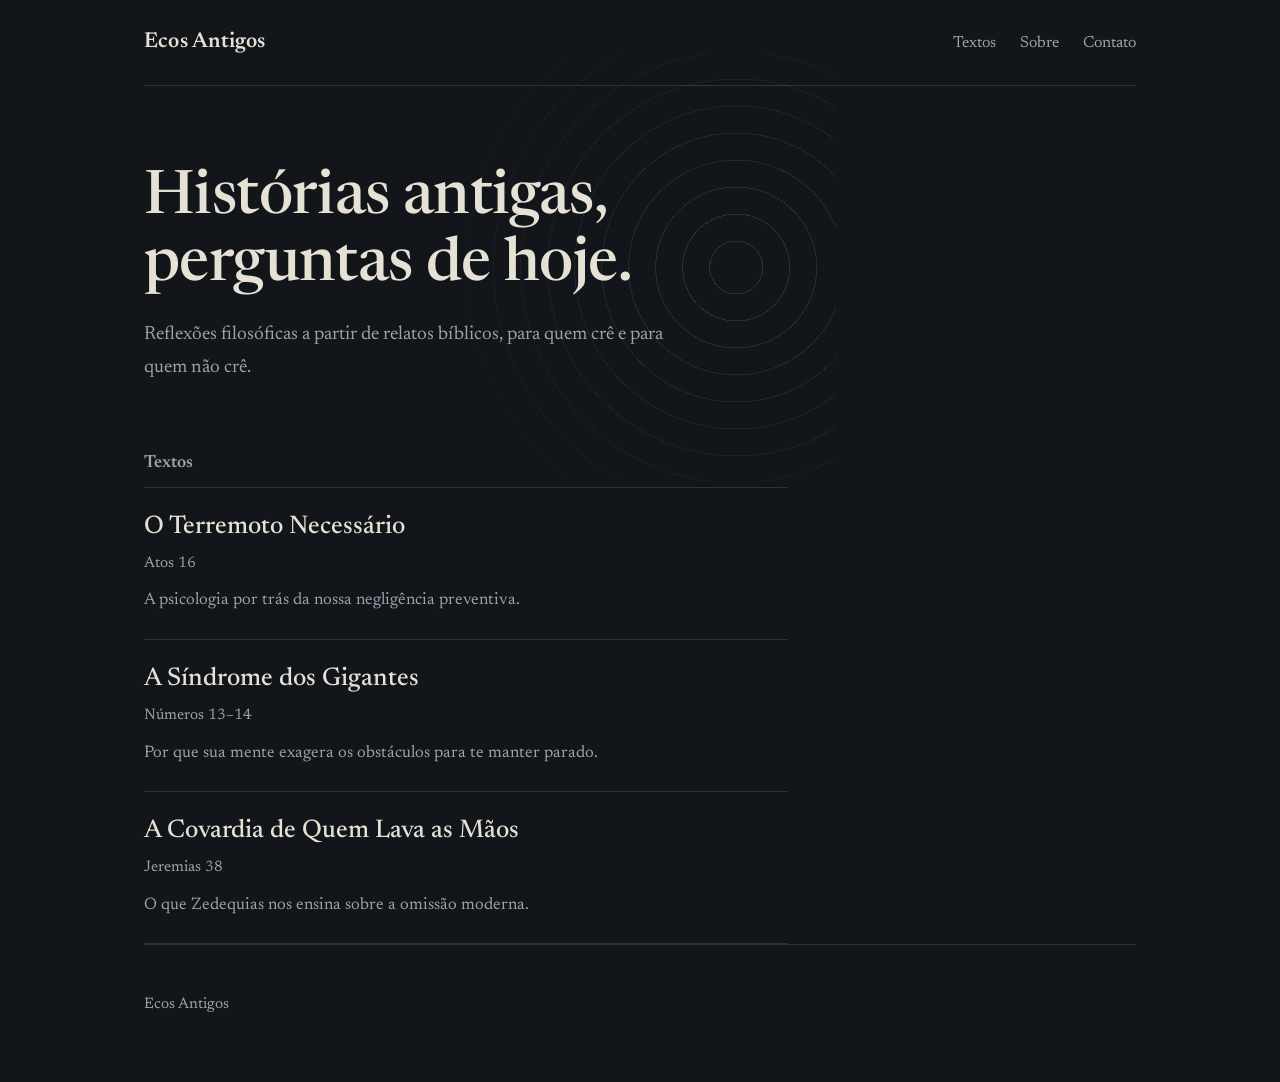
<file: index.html>
<!DOCTYPE html>
<html lang="pt-BR">
<head>
  <meta charset="utf-8">
  <meta name="viewport" content="width=device-width, initial-scale=1">
  <title>Ecos Antigos</title>
  <meta name="description" content="Reflexões filosóficas a partir de relatos bíblicos, para quem crê e para quem não crê.">
  <meta name="color-scheme" content="dark">
  <script id="aclib" type="text/javascript" src="//acscdn.com/script/aclib.js"></script>
  <link rel="preconnect" href="https://fonts.googleapis.com">
  <link rel="preconnect" href="https://fonts.gstatic.com" crossorigin>
  <link href="https://fonts.googleapis.com/css2?family=Newsreader:ital,opsz,wght@0,6..72,400;0,6..72,500;0,6..72,600;1,6..72,400&display=swap" rel="stylesheet">
  <link rel="stylesheet" href="style.css">
</head>
<body>
  <header class="cabecalho">
    <a class="marca" href="index.html">Ecos Antigos</a>
    <nav>
      <a href="index.html#textos">Textos</a>
      <a href="sobre.html">Sobre</a>
      <a href="contato.html">Contato</a>
    </nav>
  </header>

  <main class="principal">
    <section class="abertura">
      <h1>Histórias antigas, perguntas de hoje.</h1>
      <p>Reflexões filosóficas a partir de relatos bíblicos, para quem crê e para quem não crê.</p>
    </section>

    <section id="textos">
      <h2>Textos</h2>
      <ul class="lista">
        <!-- Para cada texto novo, copie um bloco <li> abaixo e troque título, referência, resumo e o nome do arquivo. Os mais novos ficam no topo. -->
        <li>
          <a class="titulo" href="terremoto.html">O Terremoto Necessário</a>
          <span class="referencia">Atos 16</span>
          <p>A psicologia por trás da nossa negligência preventiva.</p>
        </li>
        <li>
          <a class="titulo" href="gigantes.html">A Síndrome dos Gigantes</a>
          <span class="referencia">Números 13–14</span>
          <p>Por que sua mente exagera os obstáculos para te manter parado.</p>
        </li>
        <li>
          <a class="titulo" href="zedequias.html">A Covardia de Quem Lava as Mãos</a>
          <span class="referencia">Jeremias 38</span>
          <p>O que Zedequias nos ensina sobre a omissão moderna.</p>
        </li>
      </ul>
    </section>
    <aside class="lateral"><div><script type="text/javascript">aclib.runBanner({zoneId: '12369958'});</script></div></aside>
  </main>

  <footer class="rodape">
    <p>Ecos Antigos</p>
  </footer>
</body>
</html>
</file>
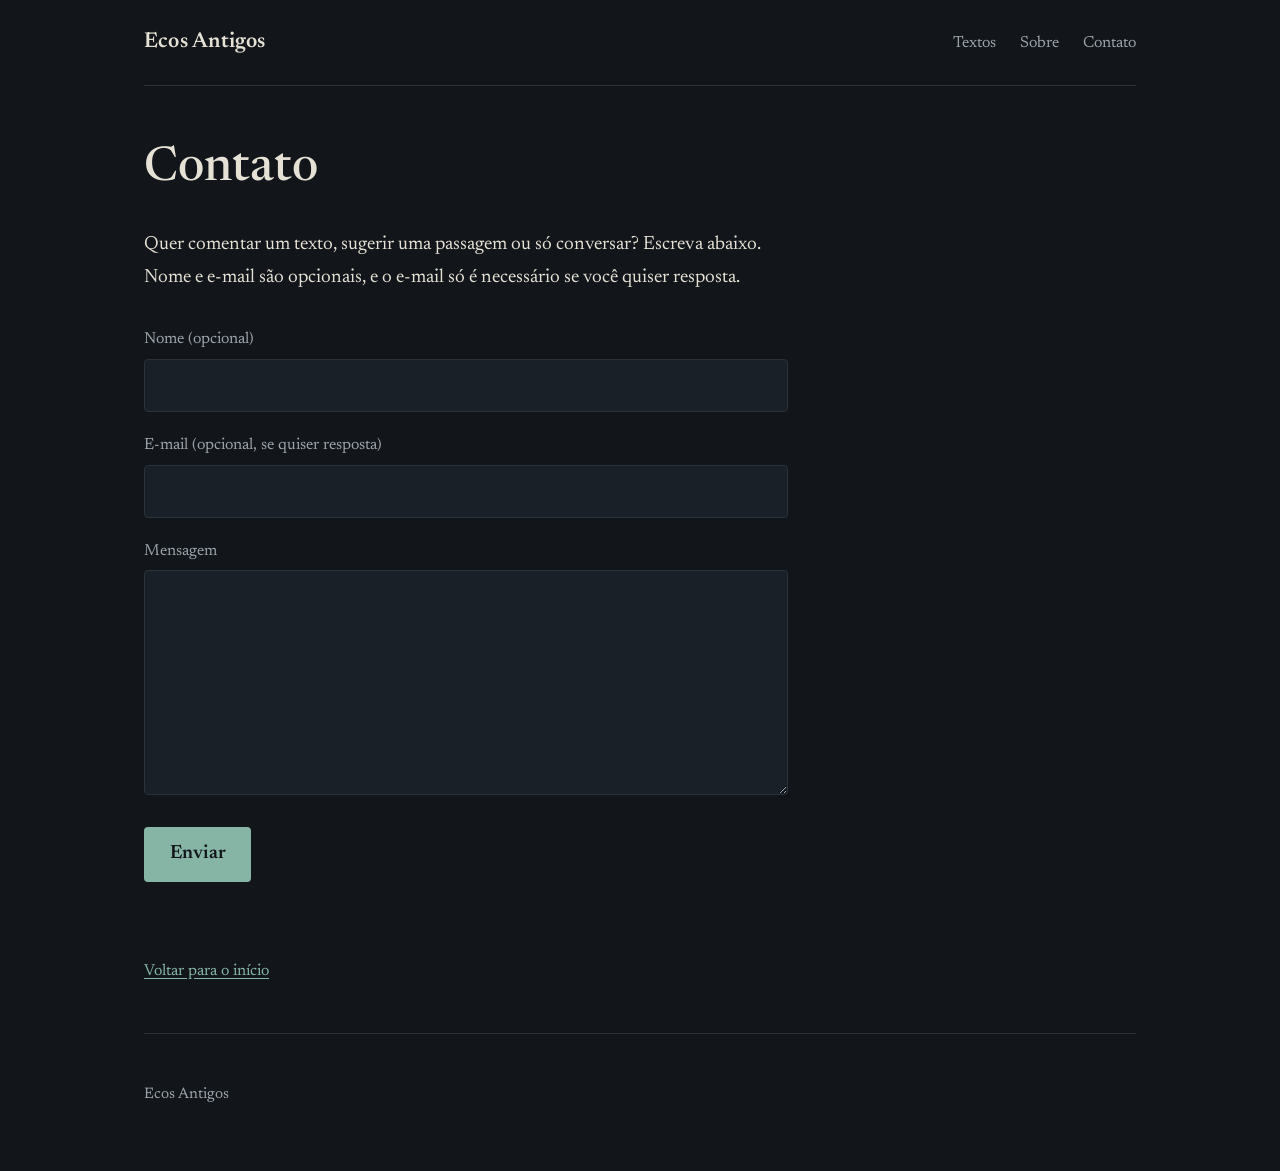
<file: contato.html>
<!DOCTYPE html>
<html lang="pt-BR">
<head>
  <meta charset="utf-8">
  <meta name="viewport" content="width=device-width, initial-scale=1">
  <title>Contato · Ecos Antigos</title>
  <meta name="description" content="Fale com o Ecos Antigos.">
  <meta name="color-scheme" content="dark">
  <script id="aclib" type="text/javascript" src="//acscdn.com/script/aclib.js"></script>
  <link rel="preconnect" href="https://fonts.googleapis.com">
  <link rel="preconnect" href="https://fonts.gstatic.com" crossorigin>
  <link href="https://fonts.googleapis.com/css2?family=Newsreader:ital,opsz,wght@0,6..72,400;0,6..72,500;0,6..72,600;1,6..72,400&display=swap" rel="stylesheet">
  <link rel="stylesheet" href="style.css">
</head>
<body>
  <header class="cabecalho">
    <a class="marca" href="index.html">Ecos Antigos</a>
    <nav>
      <a href="index.html#textos">Textos</a>
      <a href="sobre.html">Sobre</a>
      <a href="contato.html">Contato</a>
    </nav>
  </header>

  <main class="principal">
    <article class="texto">
      <h1>Contato</h1>

      <p>Quer comentar um texto, sugerir uma passagem ou só conversar? Escreva abaixo. Nome e e-mail são opcionais, e o e-mail só é necessário se você quiser resposta.</p>

      <form class="formulario" name="contato" method="POST" data-netlify="true" data-netlify-honeypot="campo-robo">
        <input type="hidden" name="form-name" value="contato">
        <p class="oculto"><label>Não preencha este campo: <input name="campo-robo"></label></p>
        <p>
          <label for="nome">Nome (opcional)</label>
          <input type="text" id="nome" name="nome" autocomplete="off">
        </p>
        <p>
          <label for="email">E-mail (opcional, se quiser resposta)</label>
          <input type="email" id="email" name="email" autocomplete="off">
        </p>
        <p>
          <label for="mensagem">Mensagem</label>
          <textarea id="mensagem" name="mensagem" rows="7" required></textarea>
        </p>
        <p><button type="submit">Enviar</button></p>
      </form>
    </article>

    <a class="voltar" href="index.html">Voltar para o início</a>
    <aside class="lateral"><div><script type="text/javascript">aclib.runBanner({zoneId: '12369958'});</script></div></aside>
  </main>

  <footer class="rodape">
    <p>Ecos Antigos</p>
  </footer>
</body>
</html>
</file>
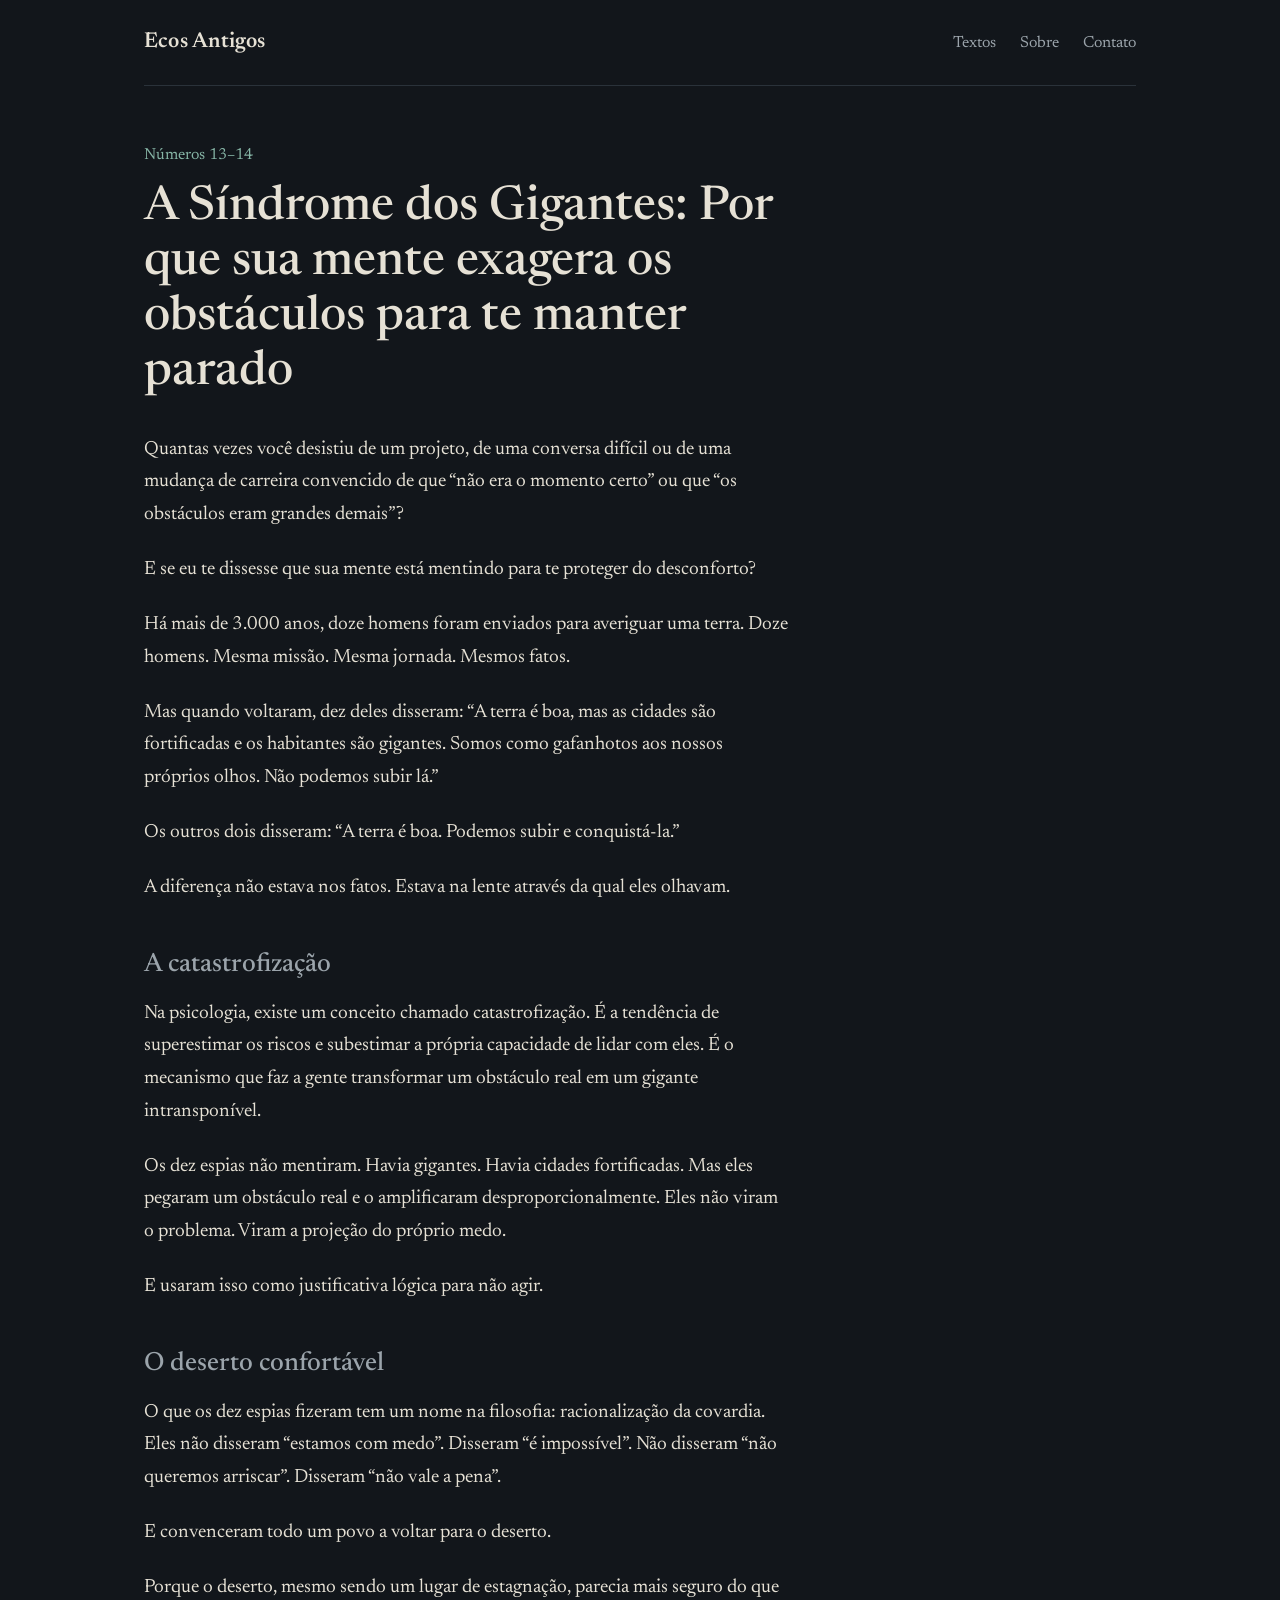
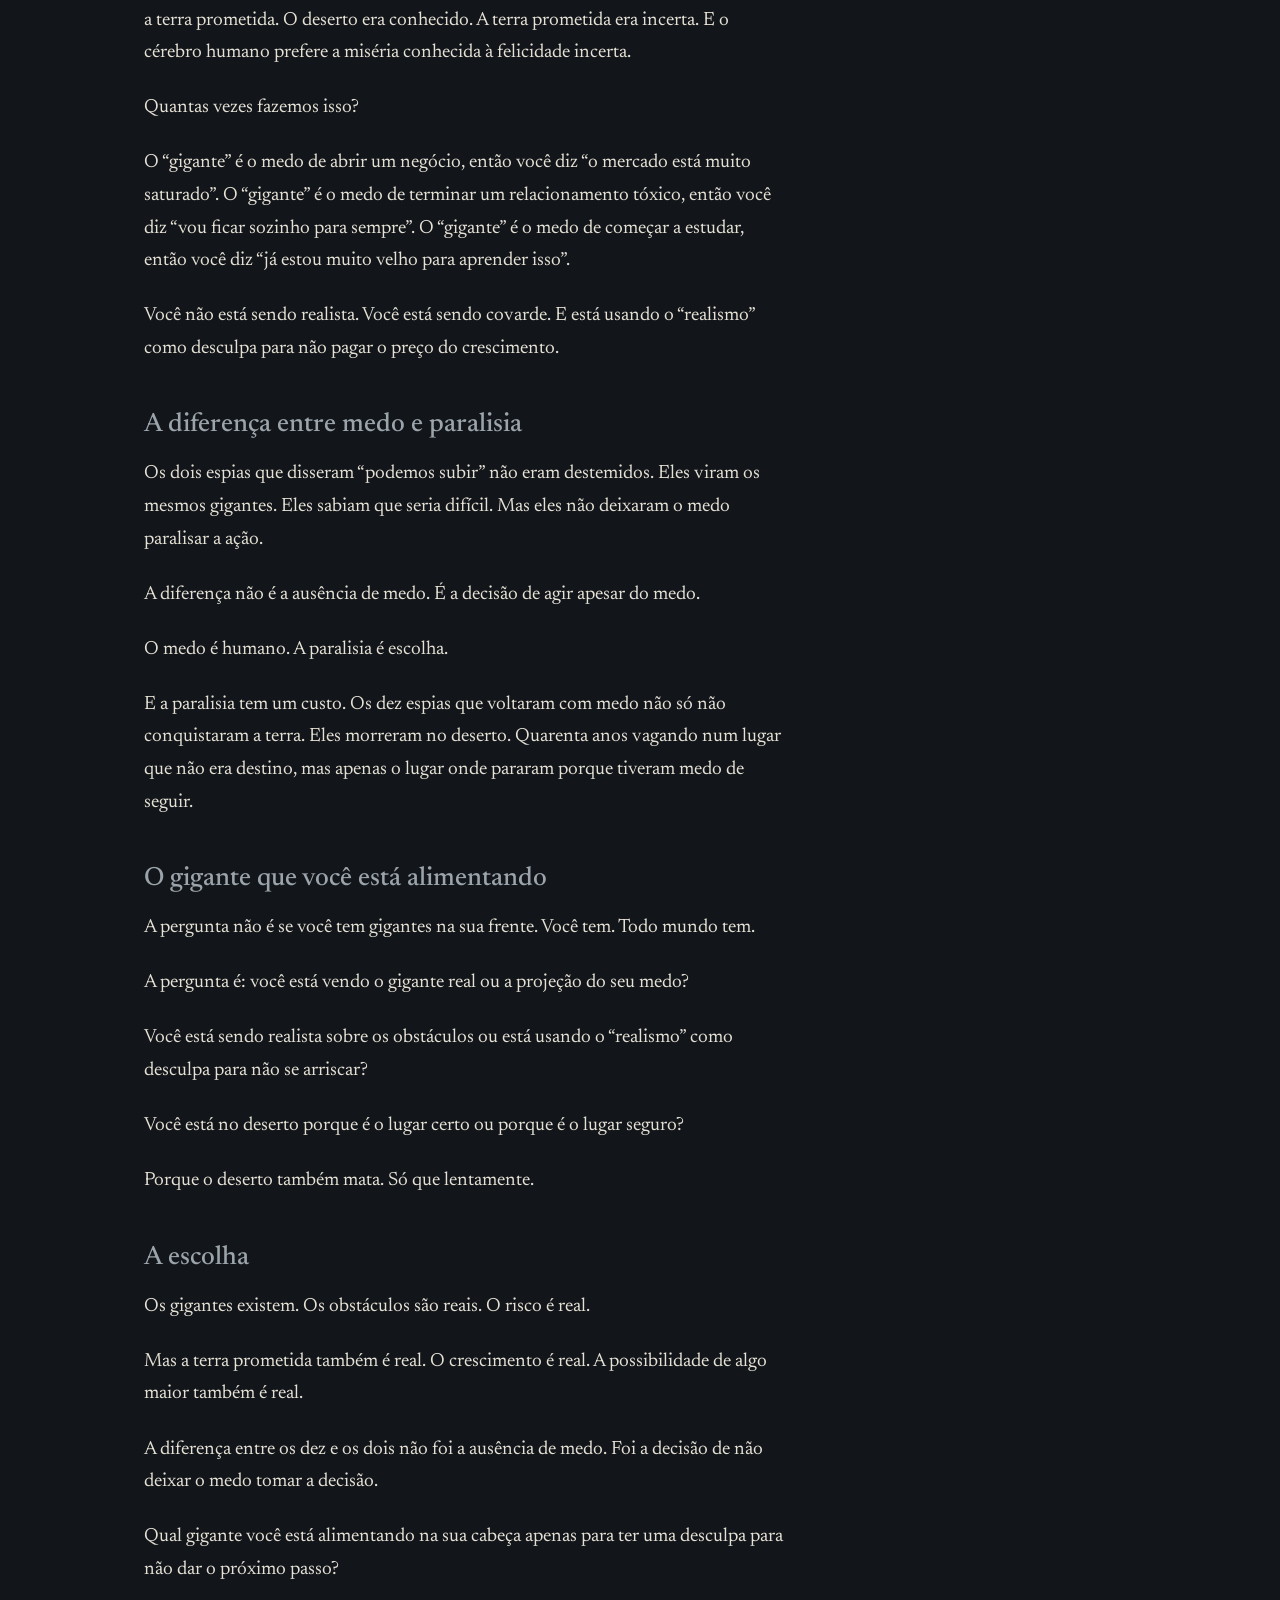
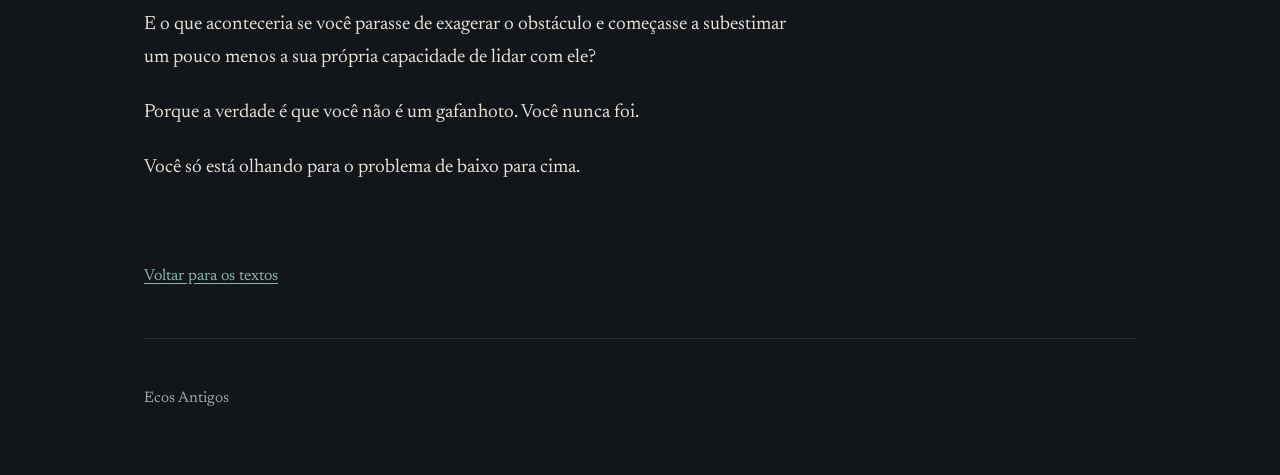
<file: gigantes.html>
<!DOCTYPE html>
<html lang="pt-BR">
<head>
  <meta charset="utf-8">
  <meta name="viewport" content="width=device-width, initial-scale=1">
  <title>A Síndrome dos Gigantes · Ecos Antigos</title>
  <meta name="description" content="Por que sua mente exagera os obstáculos para te manter parado.">
  <meta name="color-scheme" content="dark">
  <script id="aclib" type="text/javascript" src="//acscdn.com/script/aclib.js"></script>
  <link rel="preconnect" href="https://fonts.googleapis.com">
  <link rel="preconnect" href="https://fonts.gstatic.com" crossorigin>
  <link href="https://fonts.googleapis.com/css2?family=Newsreader:ital,opsz,wght@0,6..72,400;0,6..72,500;0,6..72,600;1,6..72,400&display=swap" rel="stylesheet">
  <link rel="stylesheet" href="style.css">
</head>
<body>
  <header class="cabecalho">
    <a class="marca" href="index.html">Ecos Antigos</a>
    <nav>
      <a href="index.html#textos">Textos</a>
      <a href="sobre.html">Sobre</a>
      <a href="contato.html">Contato</a>
    </nav>
  </header>

  <main class="principal">
    <article class="texto">
      <p class="referencia">Números 13–14</p>
      <h1>A Síndrome dos Gigantes: Por que sua mente exagera os obstáculos para te manter parado</h1>

      <p>Quantas vezes você desistiu de um projeto, de uma conversa difícil ou de uma mudança de carreira convencido de que “não era o momento certo” ou que “os obstáculos eram grandes demais”?</p>
      <p>E se eu te dissesse que sua mente está mentindo para te proteger do desconforto?</p>
      <p>Há mais de 3.000 anos, doze homens foram enviados para averiguar uma terra. Doze homens. Mesma missão. Mesma jornada. Mesmos fatos.</p>
      <p>Mas quando voltaram, dez deles disseram: “A terra é boa, mas as cidades são fortificadas e os habitantes são gigantes. Somos como gafanhotos aos nossos próprios olhos. Não podemos subir lá.”</p>
      <p>Os outros dois disseram: “A terra é boa. Podemos subir e conquistá-la.”</p>
      <p>A diferença não estava nos fatos. Estava na lente através da qual eles olhavam.</p>
      <h2>A catastrofização</h2>
      <p>Na psicologia, existe um conceito chamado catastrofização. É a tendência de superestimar os riscos e subestimar a própria capacidade de lidar com eles. É o mecanismo que faz a gente transformar um obstáculo real em um gigante intransponível.</p>
      <p>Os dez espias não mentiram. Havia gigantes. Havia cidades fortificadas. Mas eles pegaram um obstáculo real e o amplificaram desproporcionalmente. Eles não viram o problema. Viram a projeção do próprio medo.</p>
      <p>E usaram isso como justificativa lógica para não agir.</p>
      <h2>O deserto confortável</h2>
      <p>O que os dez espias fizeram tem um nome na filosofia: racionalização da covardia. Eles não disseram “estamos com medo”. Disseram “é impossível”. Não disseram “não queremos arriscar”. Disseram “não vale a pena”.</p>
      <p>E convenceram todo um povo a voltar para o deserto.</p>
      <p>Porque o deserto, mesmo sendo um lugar de estagnação, parecia mais seguro do que a terra prometida. O deserto era conhecido. A terra prometida era incerta. E o cérebro humano prefere a miséria conhecida à felicidade incerta.</p>
      <p>Quantas vezes fazemos isso?</p>
      <p>O “gigante” é o medo de abrir um negócio, então você diz “o mercado está muito saturado”. O “gigante” é o medo de terminar um relacionamento tóxico, então você diz “vou ficar sozinho para sempre”. O “gigante” é o medo de começar a estudar, então você diz “já estou muito velho para aprender isso”.</p>
      <p>Você não está sendo realista. Você está sendo covarde. E está usando o “realismo” como desculpa para não pagar o preço do crescimento.</p>
      <h2>A diferença entre medo e paralisia</h2>
      <p>Os dois espias que disseram “podemos subir” não eram destemidos. Eles viram os mesmos gigantes. Eles sabiam que seria difícil. Mas eles não deixaram o medo paralisar a ação.</p>
      <p>A diferença não é a ausência de medo. É a decisão de agir apesar do medo.</p>
      <p>O medo é humano. A paralisia é escolha.</p>
      <p>E a paralisia tem um custo. Os dez espias que voltaram com medo não só não conquistaram a terra. Eles morreram no deserto. Quarenta anos vagando num lugar que não era destino, mas apenas o lugar onde pararam porque tiveram medo de seguir.</p>
      <h2>O gigante que você está alimentando</h2>
      <p>A pergunta não é se você tem gigantes na sua frente. Você tem. Todo mundo tem.</p>
      <p>A pergunta é: você está vendo o gigante real ou a projeção do seu medo?</p>
      <p>Você está sendo realista sobre os obstáculos ou está usando o “realismo” como desculpa para não se arriscar?</p>
      <p>Você está no deserto porque é o lugar certo ou porque é o lugar seguro?</p>
      <p>Porque o deserto também mata. Só que lentamente.</p>
      <h2>A escolha</h2>
      <p>Os gigantes existem. Os obstáculos são reais. O risco é real.</p>
      <p>Mas a terra prometida também é real. O crescimento é real. A possibilidade de algo maior também é real.</p>
      <p>A diferença entre os dez e os dois não foi a ausência de medo. Foi a decisão de não deixar o medo tomar a decisão.</p>
      <p>Qual gigante você está alimentando na sua cabeça apenas para ter uma desculpa para não dar o próximo passo?</p>
      <p>E o que aconteceria se você parasse de exagerar o obstáculo e começasse a subestimar um pouco menos a sua própria capacidade de lidar com ele?</p>
      <p>Porque a verdade é que você não é um gafanhoto. Você nunca foi.</p>
      <p>Você só está olhando para o problema de baixo para cima.</p>
    </article>

    <a class="voltar" href="index.html#textos">Voltar para os textos</a>
    <aside class="lateral"><div><script type="text/javascript">aclib.runBanner({zoneId: '12369958'});</script></div></aside>
  </main>

  <footer class="rodape">
    <p>Ecos Antigos</p>
  </footer>
</body>
</html>
</file>
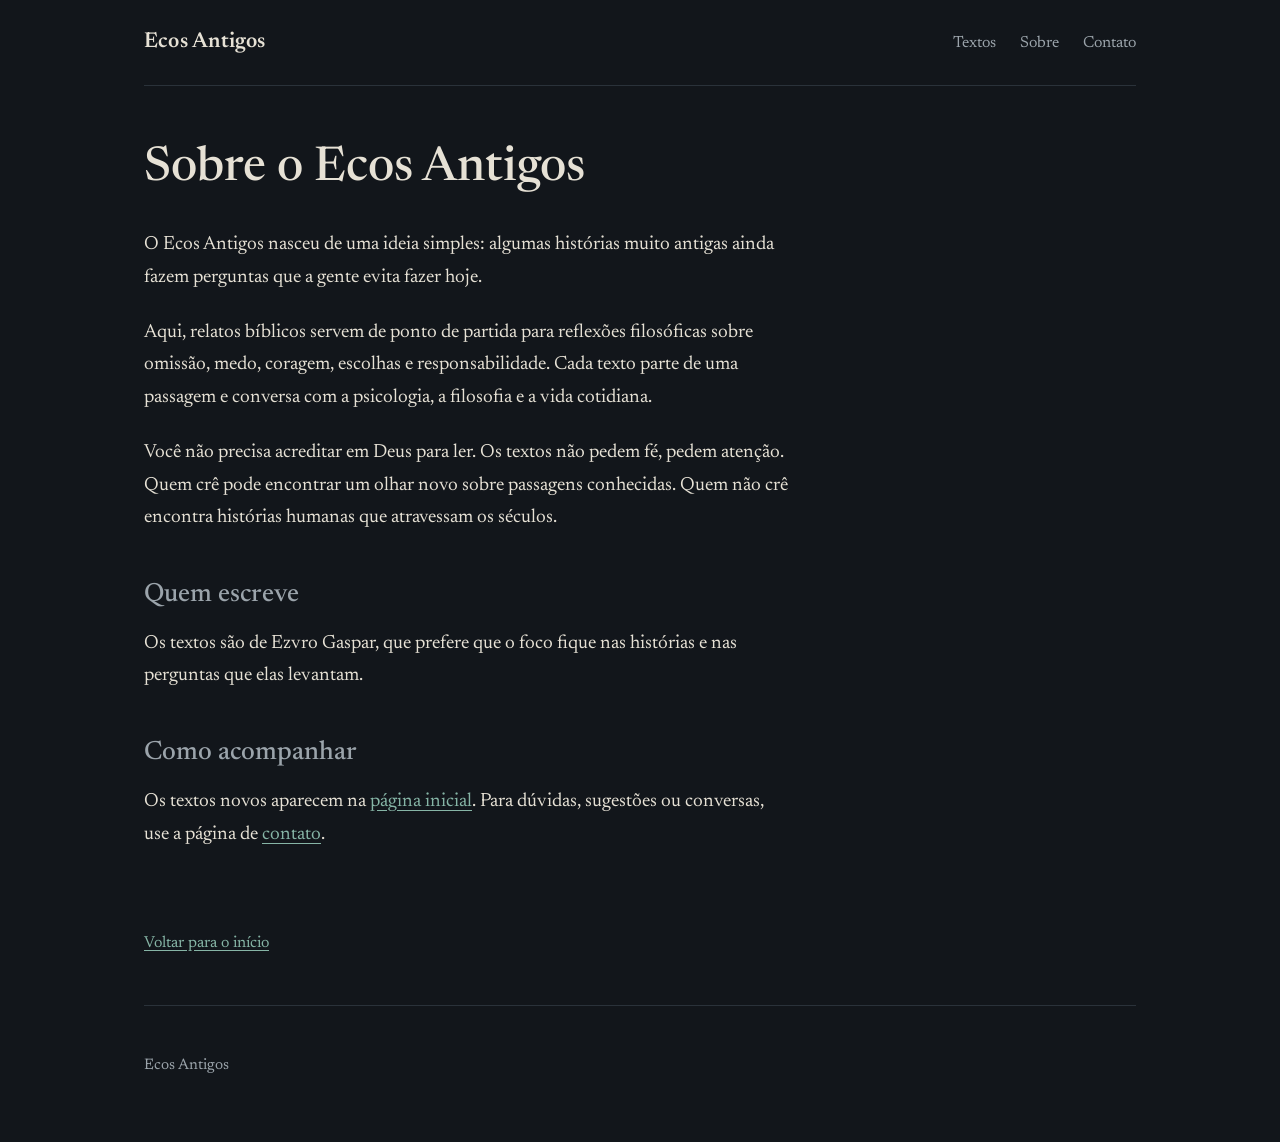
<file: sobre.html>
<!DOCTYPE html>
<html lang="pt-BR">
<head>
  <meta charset="utf-8">
  <meta name="viewport" content="width=device-width, initial-scale=1">
  <title>Sobre · Ecos Antigos</title>
  <meta name="description" content="O que é o Ecos Antigos e quem escreve.">
  <meta name="color-scheme" content="dark">
  <script id="aclib" type="text/javascript" src="//acscdn.com/script/aclib.js"></script>
  <link rel="preconnect" href="https://fonts.googleapis.com">
  <link rel="preconnect" href="https://fonts.gstatic.com" crossorigin>
  <link href="https://fonts.googleapis.com/css2?family=Newsreader:ital,opsz,wght@0,6..72,400;0,6..72,500;0,6..72,600;1,6..72,400&display=swap" rel="stylesheet">
  <link rel="stylesheet" href="style.css">
</head>
<body>
  <header class="cabecalho">
    <a class="marca" href="index.html">Ecos Antigos</a>
    <nav>
      <a href="index.html#textos">Textos</a>
      <a href="sobre.html">Sobre</a>
      <a href="contato.html">Contato</a>
    </nav>
  </header>

  <main class="principal">
    <article class="texto">
      <h1>Sobre o Ecos Antigos</h1>

      <p>O Ecos Antigos nasceu de uma ideia simples: algumas histórias muito antigas ainda fazem perguntas que a gente evita fazer hoje.</p>
      <p>Aqui, relatos bíblicos servem de ponto de partida para reflexões filosóficas sobre omissão, medo, coragem, escolhas e responsabilidade. Cada texto parte de uma passagem e conversa com a psicologia, a filosofia e a vida cotidiana.</p>
      <p>Você não precisa acreditar em Deus para ler. Os textos não pedem fé, pedem atenção. Quem crê pode encontrar um olhar novo sobre passagens conhecidas. Quem não crê encontra histórias humanas que atravessam os séculos.</p>

      <h2>Quem escreve</h2>
      <p>Os textos são de Ezvro Gaspar, que prefere que o foco fique nas histórias e nas perguntas que elas levantam.</p>

      <h2>Como acompanhar</h2>
      <p>Os textos novos aparecem na <a href="index.html#textos">página inicial</a>. Para dúvidas, sugestões ou conversas, use a página de <a href="contato.html">contato</a>.</p>
    </article>

    <a class="voltar" href="index.html">Voltar para o início</a>
    <aside class="lateral"><div><script type="text/javascript">aclib.runBanner({zoneId: '12369958'});</script></div></aside>
  </main>

  <footer class="rodape">
    <p>Ecos Antigos</p>
  </footer>
</body>
</html>
</file>
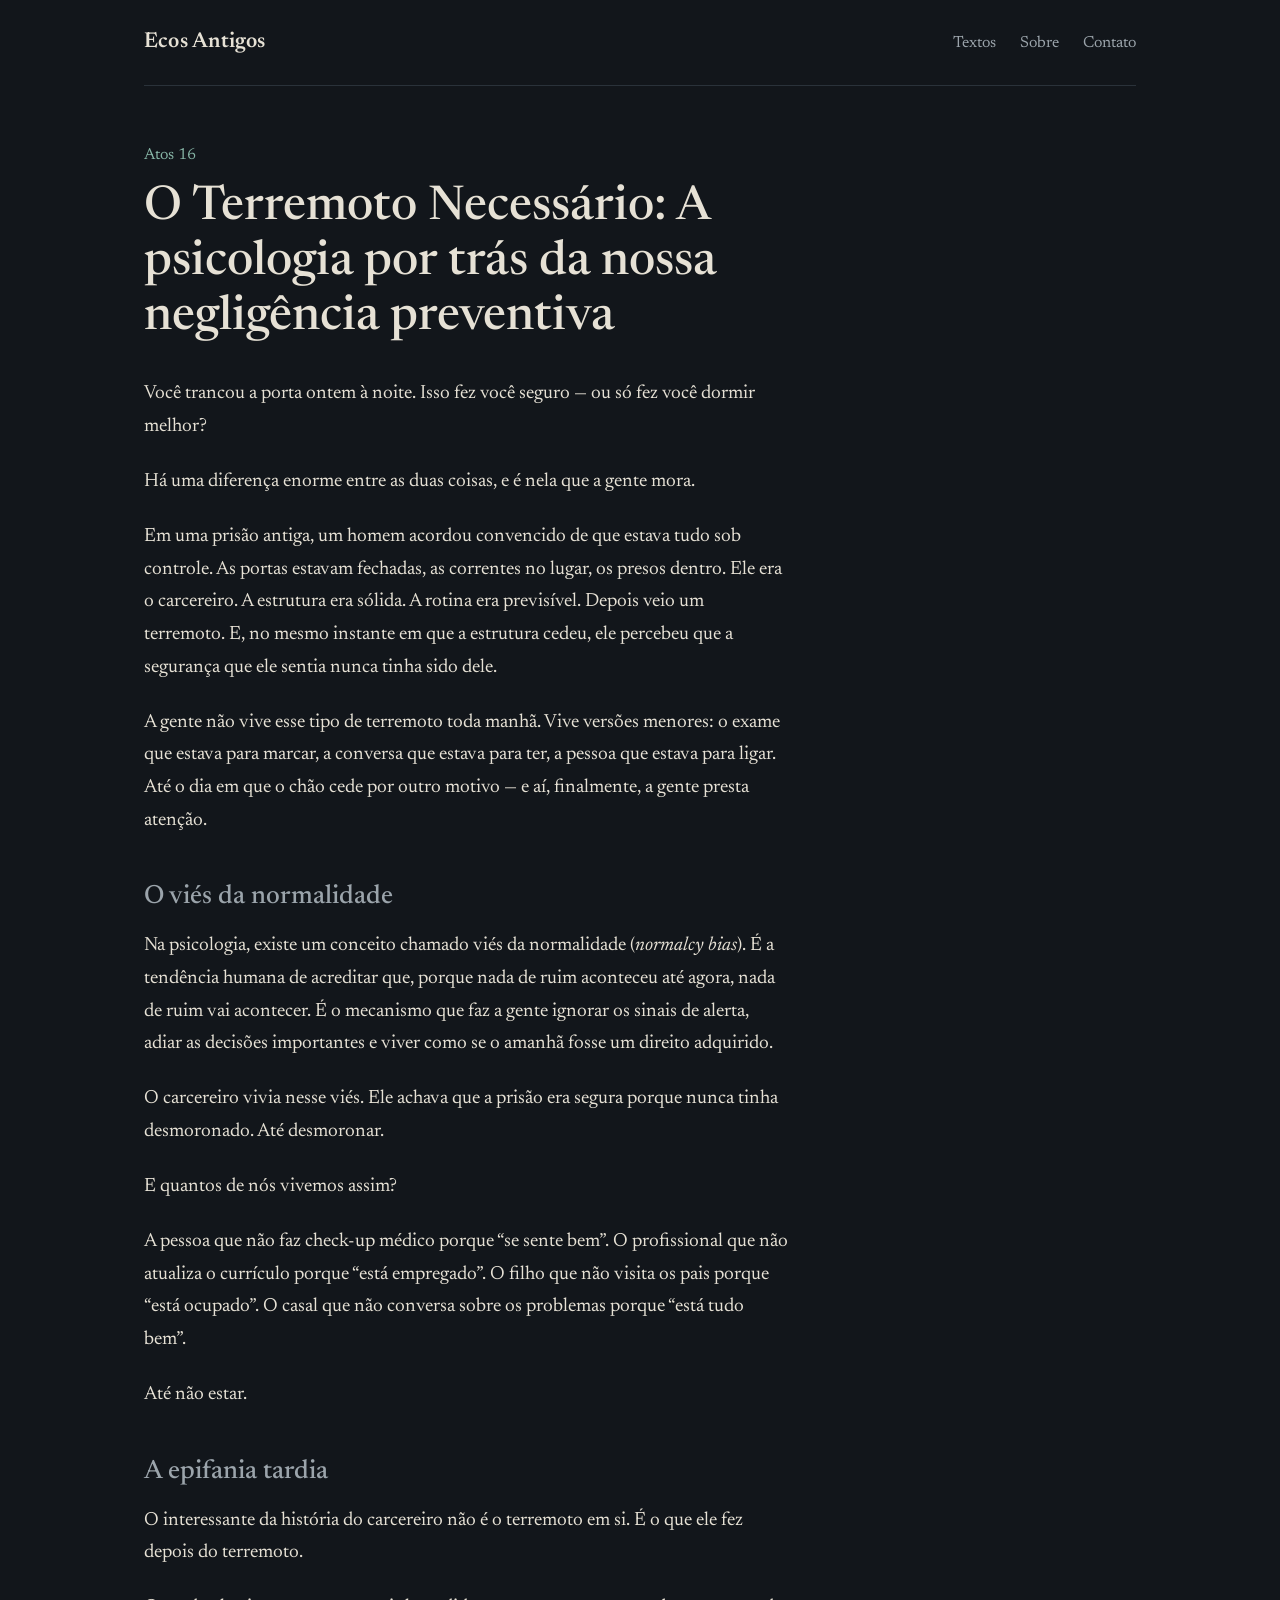
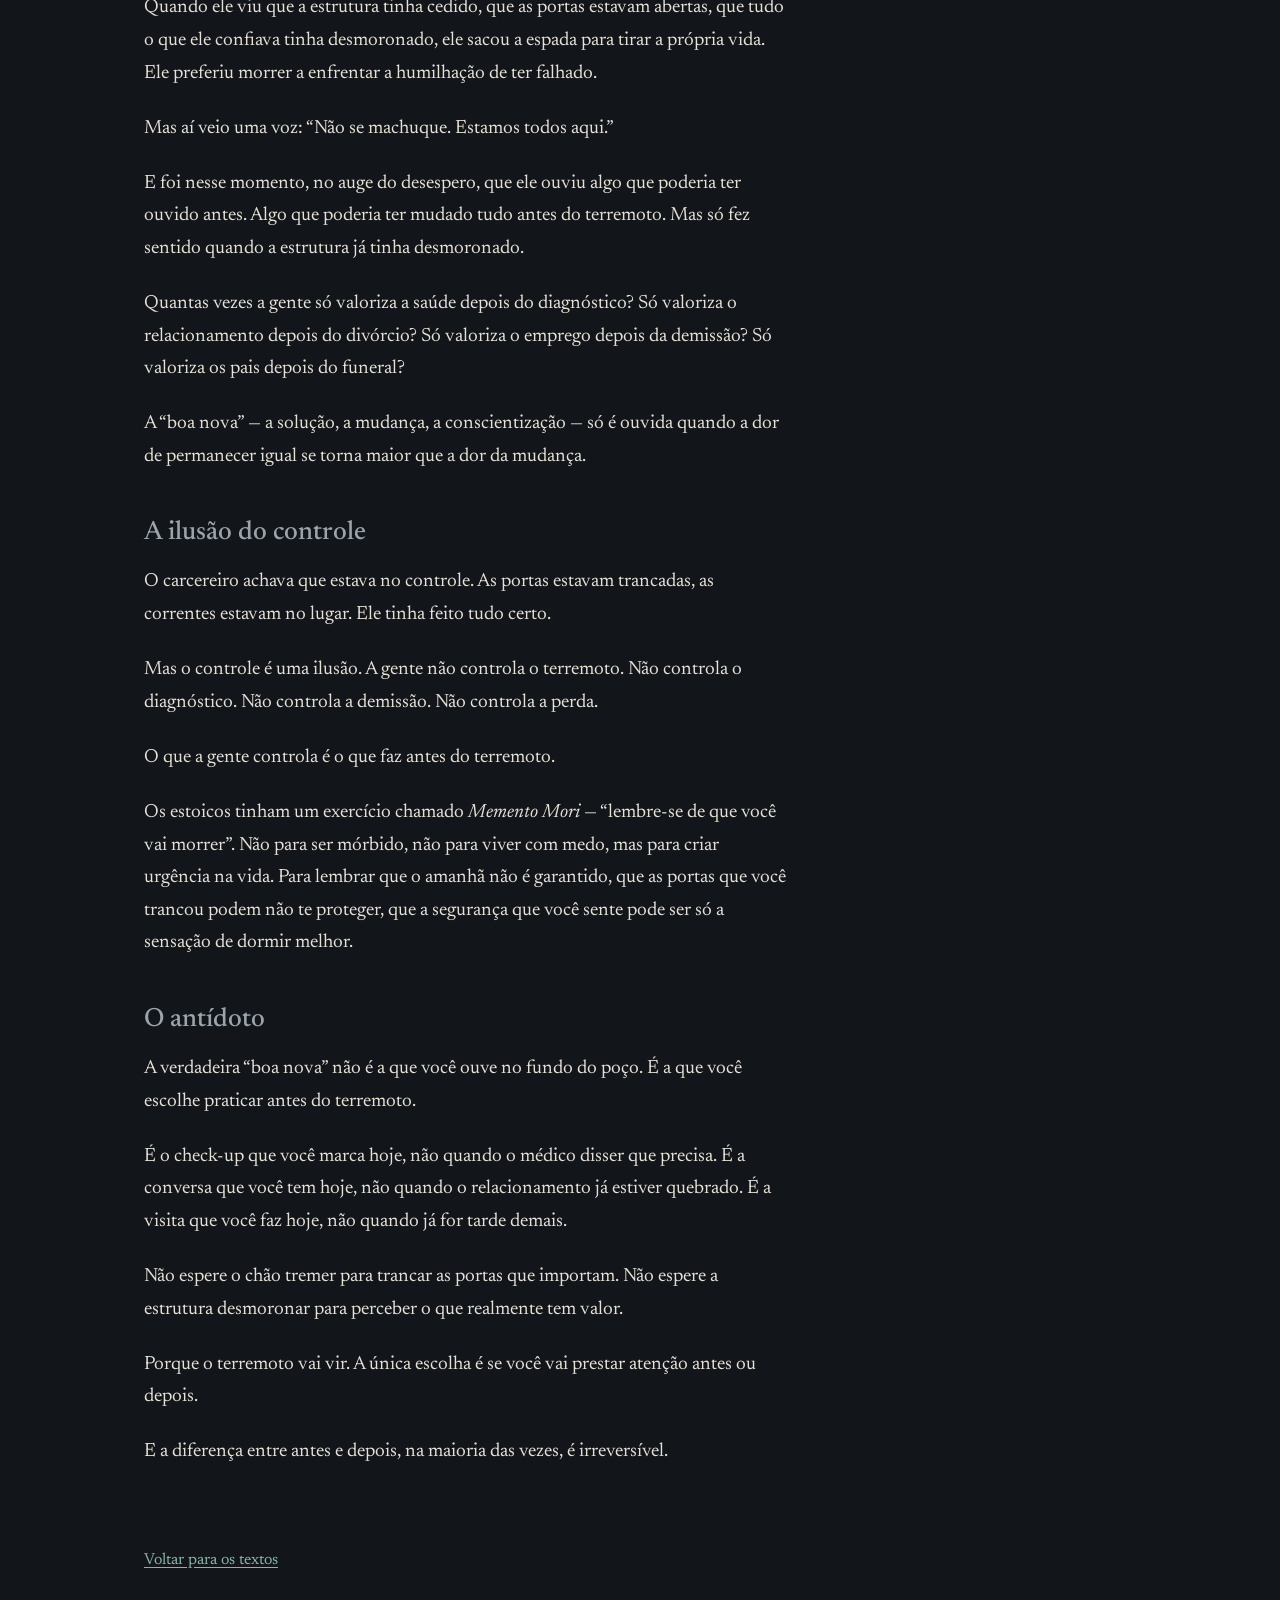
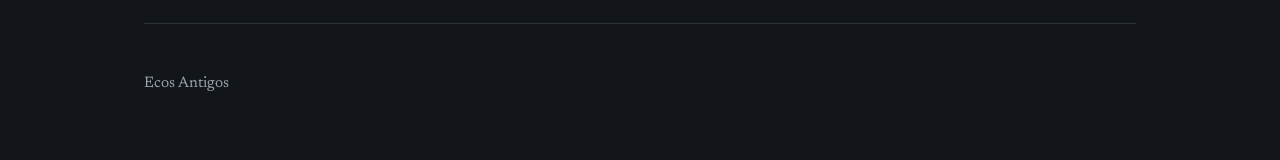
<file: terremoto.html>
<!DOCTYPE html>
<html lang="pt-BR">
<head>
  <meta charset="utf-8">
  <meta name="viewport" content="width=device-width, initial-scale=1">
  <title>O Terremoto Necessário · Ecos Antigos</title>
  <meta name="description" content="A psicologia por trás da nossa negligência preventiva.">
  <meta name="color-scheme" content="dark">
  <script id="aclib" type="text/javascript" src="//acscdn.com/script/aclib.js"></script>
  <link rel="preconnect" href="https://fonts.googleapis.com">
  <link rel="preconnect" href="https://fonts.gstatic.com" crossorigin>
  <link href="https://fonts.googleapis.com/css2?family=Newsreader:ital,opsz,wght@0,6..72,400;0,6..72,500;0,6..72,600;1,6..72,400&display=swap" rel="stylesheet">
  <link rel="stylesheet" href="style.css">
</head>
<body>
  <header class="cabecalho">
    <a class="marca" href="index.html">Ecos Antigos</a>
    <nav>
      <a href="index.html#textos">Textos</a>
      <a href="sobre.html">Sobre</a>
      <a href="contato.html">Contato</a>
    </nav>
  </header>

  <main class="principal">
    <article class="texto">
      <p class="referencia">Atos 16</p>
      <h1>O Terremoto Necessário: A psicologia por trás da nossa negligência preventiva</h1>

      <p>Você trancou a porta ontem à noite. Isso fez você seguro — ou só fez você dormir melhor?</p>
      <p>Há uma diferença enorme entre as duas coisas, e é nela que a gente mora.</p>
      <p>Em uma prisão antiga, um homem acordou convencido de que estava tudo sob controle. As portas estavam fechadas, as correntes no lugar, os presos dentro. Ele era o carcereiro. A estrutura era sólida. A rotina era previsível. Depois veio um terremoto. E, no mesmo instante em que a estrutura cedeu, ele percebeu que a segurança que ele sentia nunca tinha sido dele.</p>
      <p>A gente não vive esse tipo de terremoto toda manhã. Vive versões menores: o exame que estava para marcar, a conversa que estava para ter, a pessoa que estava para ligar. Até o dia em que o chão cede por outro motivo — e aí, finalmente, a gente presta atenção.</p>
      <h2>O viés da normalidade</h2>
      <p>Na psicologia, existe um conceito chamado viés da normalidade (<em>normalcy bias</em>). É a tendência humana de acreditar que, porque nada de ruim aconteceu até agora, nada de ruim vai acontecer. É o mecanismo que faz a gente ignorar os sinais de alerta, adiar as decisões importantes e viver como se o amanhã fosse um direito adquirido.</p>
      <p>O carcereiro vivia nesse viés. Ele achava que a prisão era segura porque nunca tinha desmoronado. Até desmoronar.</p>
      <p>E quantos de nós vivemos assim?</p>
      <p>A pessoa que não faz check-up médico porque “se sente bem”. O profissional que não atualiza o currículo porque “está empregado”. O filho que não visita os pais porque “está ocupado”. O casal que não conversa sobre os problemas porque “está tudo bem”.</p>
      <p>Até não estar.</p>
      <h2>A epifania tardia</h2>
      <p>O interessante da história do carcereiro não é o terremoto em si. É o que ele fez depois do terremoto.</p>
      <p>Quando ele viu que a estrutura tinha cedido, que as portas estavam abertas, que tudo o que ele confiava tinha desmoronado, ele sacou a espada para tirar a própria vida. Ele preferiu morrer a enfrentar a humilhação de ter falhado.</p>
      <p>Mas aí veio uma voz: “Não se machuque. Estamos todos aqui.”</p>
      <p>E foi nesse momento, no auge do desespero, que ele ouviu algo que poderia ter ouvido antes. Algo que poderia ter mudado tudo antes do terremoto. Mas só fez sentido quando a estrutura já tinha desmoronado.</p>
      <p>Quantas vezes a gente só valoriza a saúde depois do diagnóstico? Só valoriza o relacionamento depois do divórcio? Só valoriza o emprego depois da demissão? Só valoriza os pais depois do funeral?</p>
      <p>A “boa nova” — a solução, a mudança, a conscientização — só é ouvida quando a dor de permanecer igual se torna maior que a dor da mudança.</p>
      <h2>A ilusão do controle</h2>
      <p>O carcereiro achava que estava no controle. As portas estavam trancadas, as correntes estavam no lugar. Ele tinha feito tudo certo.</p>
      <p>Mas o controle é uma ilusão. A gente não controla o terremoto. Não controla o diagnóstico. Não controla a demissão. Não controla a perda.</p>
      <p>O que a gente controla é o que faz antes do terremoto.</p>
      <p>Os estoicos tinham um exercício chamado <em>Memento Mori</em> — “lembre-se de que você vai morrer”. Não para ser mórbido, não para viver com medo, mas para criar urgência na vida. Para lembrar que o amanhã não é garantido, que as portas que você trancou podem não te proteger, que a segurança que você sente pode ser só a sensação de dormir melhor.</p>
      <h2>O antídoto</h2>
      <p>A verdadeira “boa nova” não é a que você ouve no fundo do poço. É a que você escolhe praticar antes do terremoto.</p>
      <p>É o check-up que você marca hoje, não quando o médico disser que precisa. É a conversa que você tem hoje, não quando o relacionamento já estiver quebrado. É a visita que você faz hoje, não quando já for tarde demais.</p>
      <p>Não espere o chão tremer para trancar as portas que importam. Não espere a estrutura desmoronar para perceber o que realmente tem valor.</p>
      <p>Porque o terremoto vai vir. A única escolha é se você vai prestar atenção antes ou depois.</p>
      <p>E a diferença entre antes e depois, na maioria das vezes, é irreversível.</p>
    </article>

    <a class="voltar" href="index.html#textos">Voltar para os textos</a>
    <aside class="lateral"><div><script type="text/javascript">aclib.runBanner({zoneId: '12369958'});</script></div></aside>
  </main>

  <footer class="rodape">
    <p>Ecos Antigos</p>
  </footer>
</body>
</html>
</file>
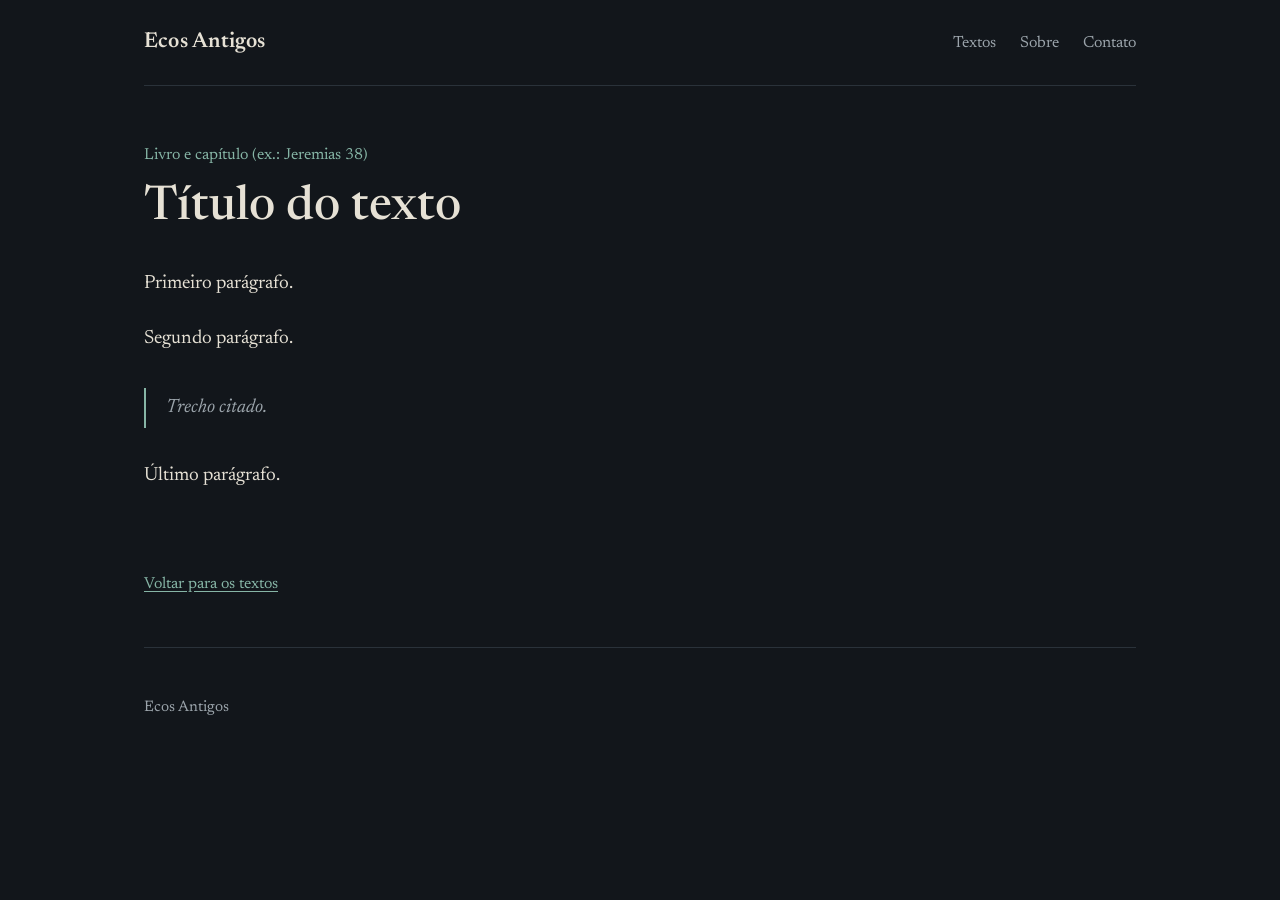
<file: texto-modelo.html>
<!DOCTYPE html>
<html lang="pt-BR">
<head>
  <meta charset="utf-8">
  <meta name="viewport" content="width=device-width, initial-scale=1">
  <title>Título do texto · Ecos Antigos</title>
  <meta name="description" content="Resumo curto do texto.">
  <meta name="color-scheme" content="dark">
  <script id="aclib" type="text/javascript" src="//acscdn.com/script/aclib.js"></script>
  <link rel="preconnect" href="https://fonts.googleapis.com">
  <link rel="preconnect" href="https://fonts.gstatic.com" crossorigin>
  <link href="https://fonts.googleapis.com/css2?family=Newsreader:ital,opsz,wght@0,6..72,400;0,6..72,500;0,6..72,600;1,6..72,400&display=swap" rel="stylesheet">
  <link rel="stylesheet" href="style.css">
</head>
<body>
  <header class="cabecalho">
    <a class="marca" href="index.html">Ecos Antigos</a>
    <nav>
      <a href="index.html#textos">Textos</a>
      <a href="sobre.html">Sobre</a>
      <a href="contato.html">Contato</a>
    </nav>
  </header>

  <main class="principal">
    <article class="texto">
      <p class="referencia">Livro e capítulo (ex.: Jeremias 38)</p>
      <h1>Título do texto</h1>

      <!-- Cole seu texto aqui. Cada parágrafo fica dentro de um <p>…</p>. -->
      <p>Primeiro parágrafo.</p>
      <p>Segundo parágrafo.</p>

      <!-- Para destacar uma citação, use: -->
      <blockquote>Trecho citado.</blockquote>

      <p>Último parágrafo.</p>
    </article>

    <a class="voltar" href="index.html#textos">Voltar para os textos</a>
    <aside class="lateral"><div><script type="text/javascript">aclib.runBanner({zoneId: '12369958'});</script></div></aside>
  </main>

  <footer class="rodape">
    <p>Ecos Antigos</p>
  </footer>
</body>
</html>
</file>
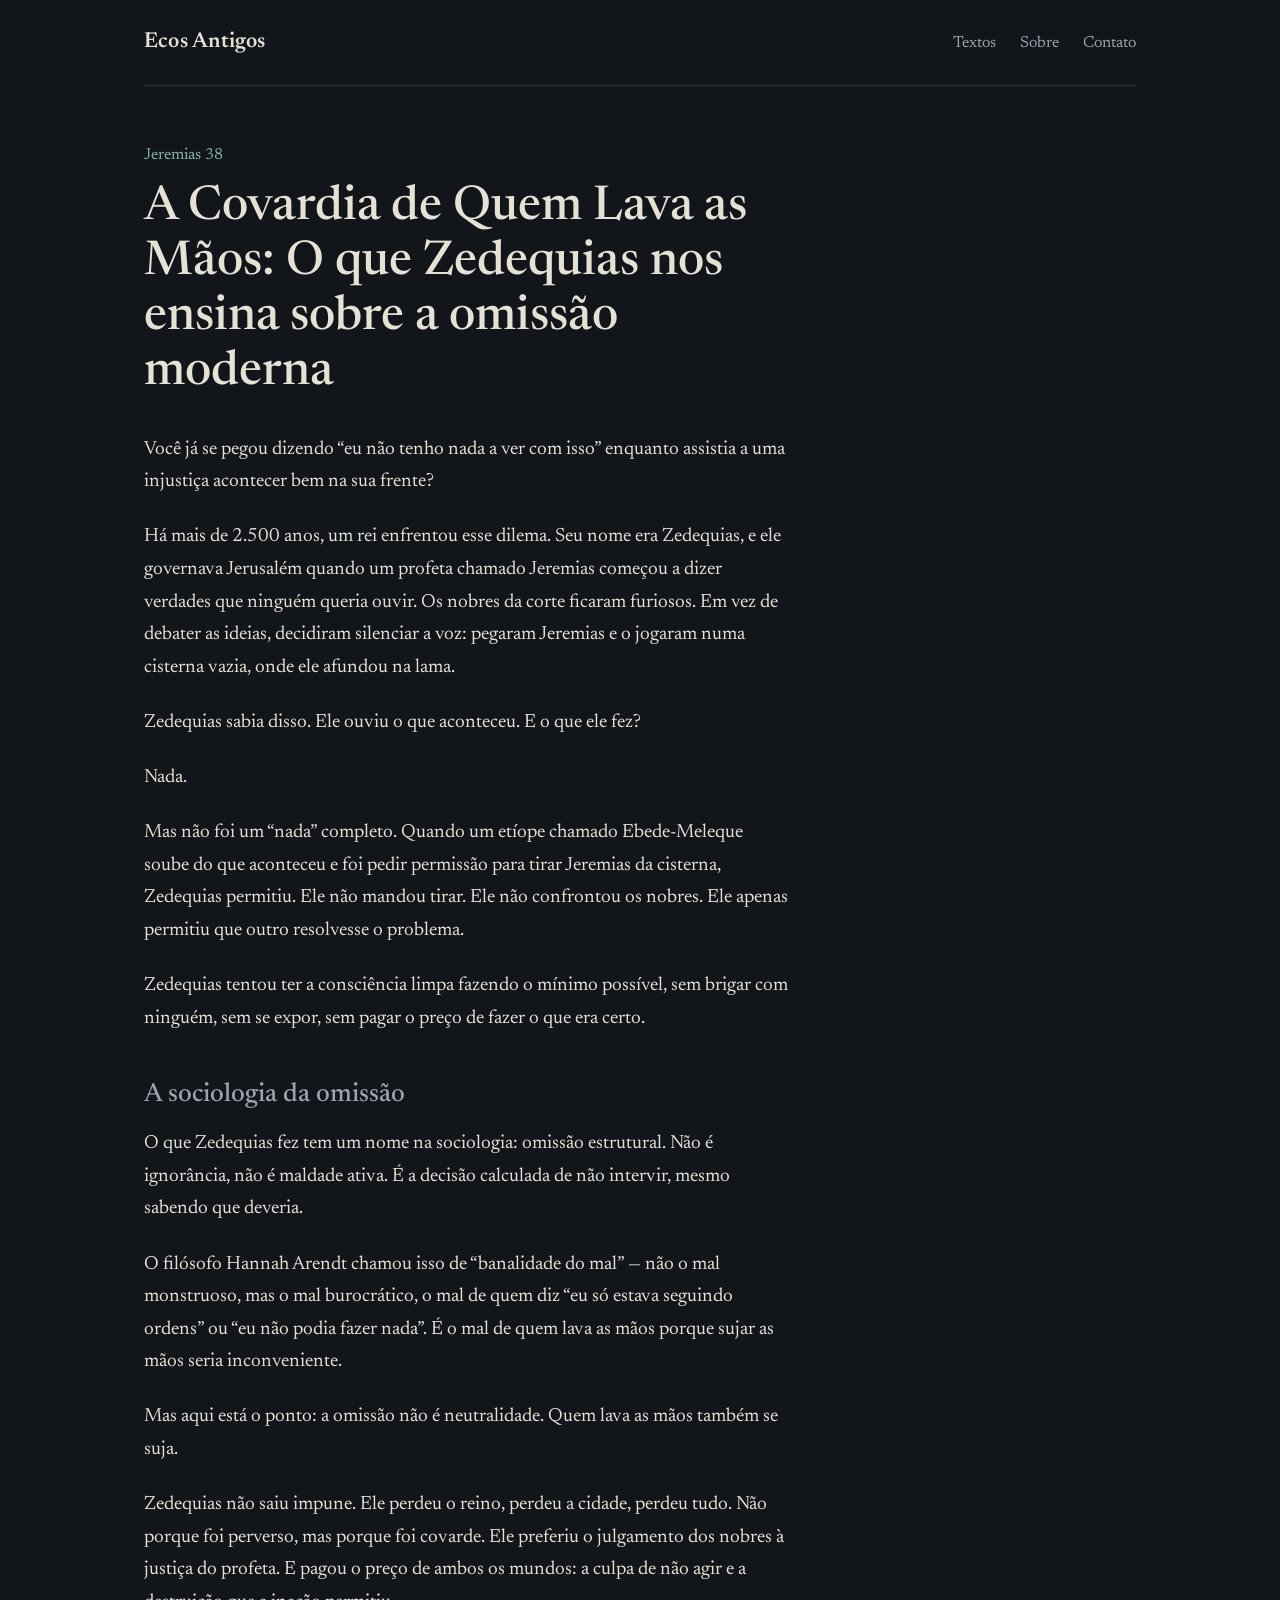
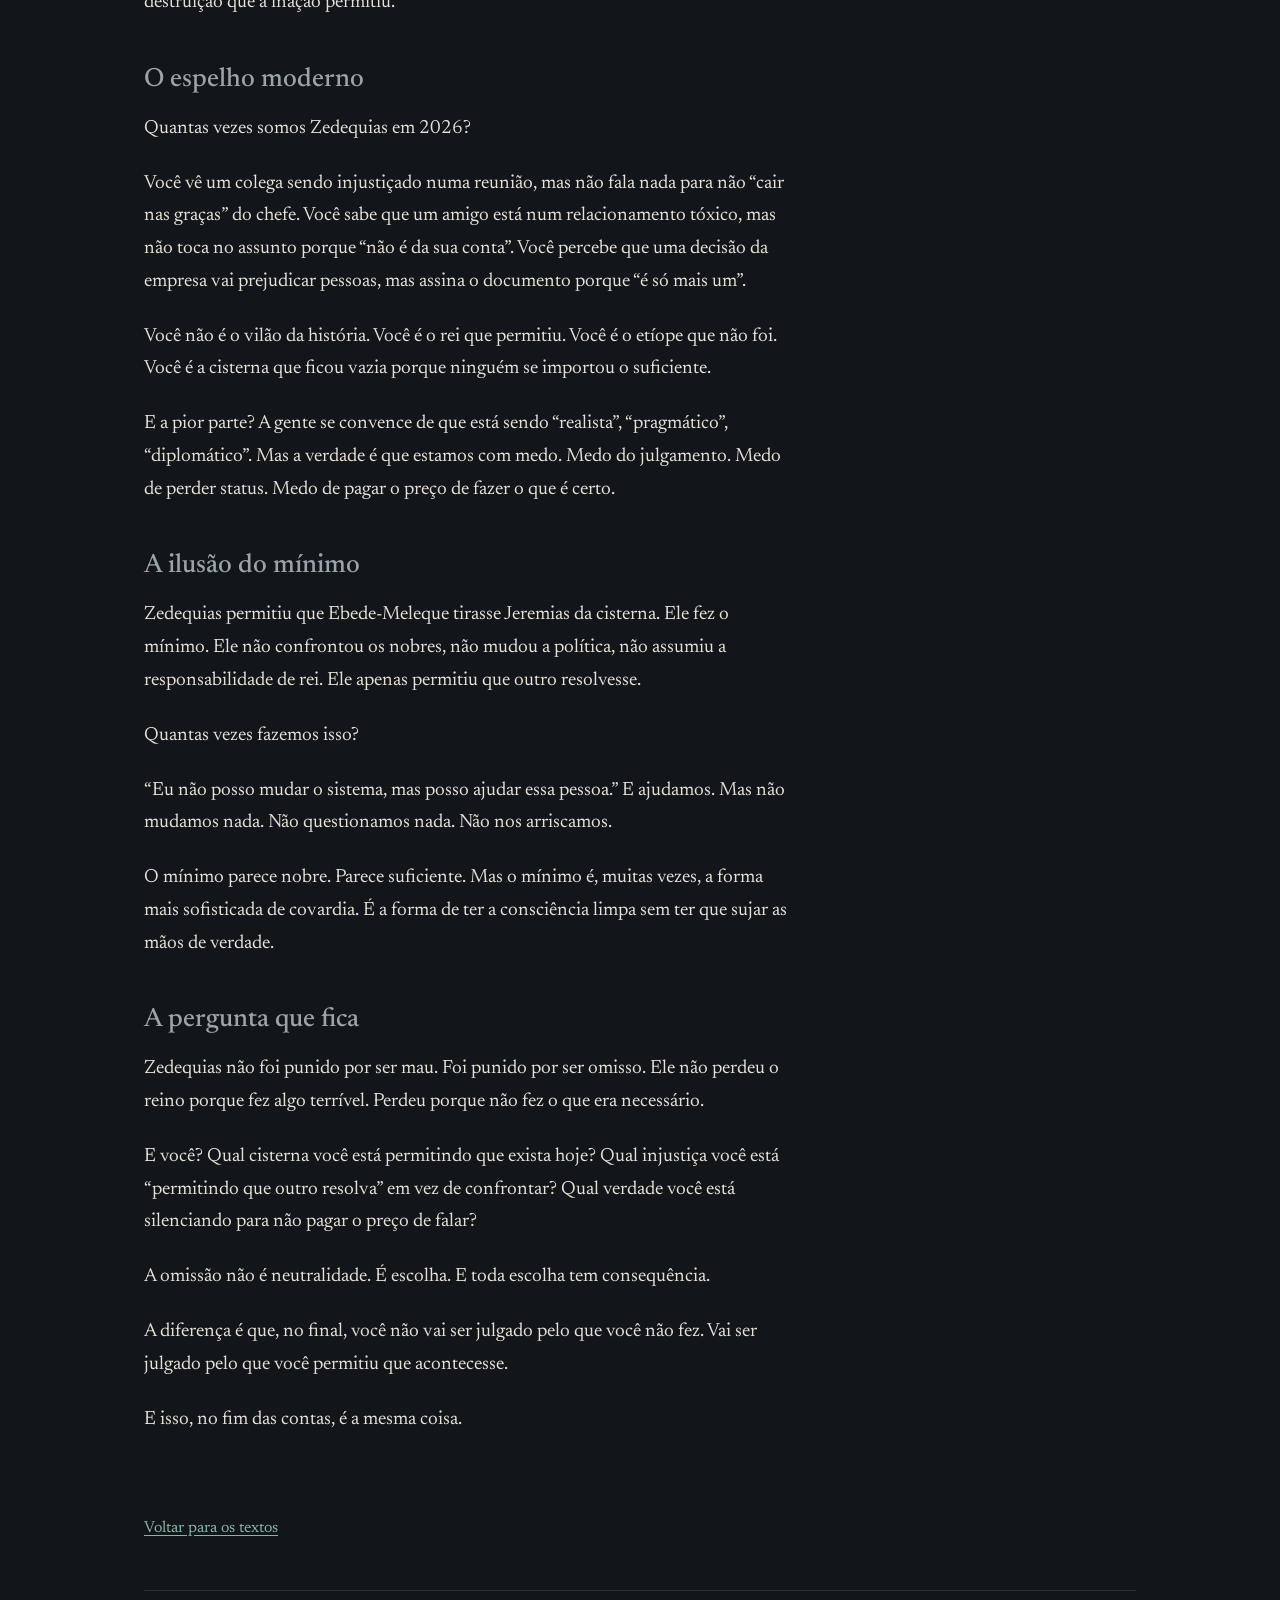
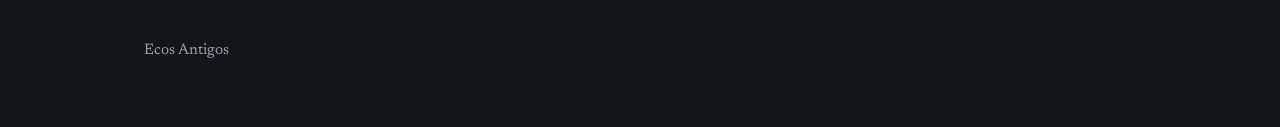
<file: zedequias.html>
<!DOCTYPE html>
<html lang="pt-BR">
<head>
  <meta charset="utf-8">
  <meta name="viewport" content="width=device-width, initial-scale=1">
  <title>A Covardia de Quem Lava as Mãos · Ecos Antigos</title>
  <meta name="description" content="O que Zedequias nos ensina sobre a omissão moderna.">
  <meta name="color-scheme" content="dark">
  <script id="aclib" type="text/javascript" src="//acscdn.com/script/aclib.js"></script>
  <link rel="preconnect" href="https://fonts.googleapis.com">
  <link rel="preconnect" href="https://fonts.gstatic.com" crossorigin>
  <link href="https://fonts.googleapis.com/css2?family=Newsreader:ital,opsz,wght@0,6..72,400;0,6..72,500;0,6..72,600;1,6..72,400&display=swap" rel="stylesheet">
  <link rel="stylesheet" href="style.css">
</head>
<body>
  <header class="cabecalho">
    <a class="marca" href="index.html">Ecos Antigos</a>
    <nav>
      <a href="index.html#textos">Textos</a>
      <a href="sobre.html">Sobre</a>
      <a href="contato.html">Contato</a>
    </nav>
  </header>

  <main class="principal">
    <article class="texto">
      <p class="referencia">Jeremias 38</p>
      <h1>A Covardia de Quem Lava as Mãos: O que Zedequias nos ensina sobre a omissão moderna</h1>

      <p>Você já se pegou dizendo “eu não tenho nada a ver com isso” enquanto assistia a uma injustiça acontecer bem na sua frente?</p>
      <p>Há mais de 2.500 anos, um rei enfrentou esse dilema. Seu nome era Zedequias, e ele governava Jerusalém quando um profeta chamado Jeremias começou a dizer verdades que ninguém queria ouvir. Os nobres da corte ficaram furiosos. Em vez de debater as ideias, decidiram silenciar a voz: pegaram Jeremias e o jogaram numa cisterna vazia, onde ele afundou na lama.</p>
      <p>Zedequias sabia disso. Ele ouviu o que aconteceu. E o que ele fez?</p>
      <p>Nada.</p>
      <p>Mas não foi um “nada” completo. Quando um etíope chamado Ebede-Meleque soube do que aconteceu e foi pedir permissão para tirar Jeremias da cisterna, Zedequias permitiu. Ele não mandou tirar. Ele não confrontou os nobres. Ele apenas permitiu que outro resolvesse o problema.</p>
      <p>Zedequias tentou ter a consciência limpa fazendo o mínimo possível, sem brigar com ninguém, sem se expor, sem pagar o preço de fazer o que era certo.</p>

      <h2>A sociologia da omissão</h2>
      <p>O que Zedequias fez tem um nome na sociologia: omissão estrutural. Não é ignorância, não é maldade ativa. É a decisão calculada de não intervir, mesmo sabendo que deveria.</p>
      <p>O filósofo Hannah Arendt chamou isso de “banalidade do mal” — não o mal monstruoso, mas o mal burocrático, o mal de quem diz “eu só estava seguindo ordens” ou “eu não podia fazer nada”. É o mal de quem lava as mãos porque sujar as mãos seria inconveniente.</p>
      <p>Mas aqui está o ponto: a omissão não é neutralidade. Quem lava as mãos também se suja.</p>
      <p>Zedequias não saiu impune. Ele perdeu o reino, perdeu a cidade, perdeu tudo. Não porque foi perverso, mas porque foi covarde. Ele preferiu o julgamento dos nobres à justiça do profeta. E pagou o preço de ambos os mundos: a culpa de não agir e a destruição que a inação permitiu.</p>

      <h2>O espelho moderno</h2>
      <p>Quantas vezes somos Zedequias em 2026?</p>
      <p>Você vê um colega sendo injustiçado numa reunião, mas não fala nada para não “cair nas graças” do chefe. Você sabe que um amigo está num relacionamento tóxico, mas não toca no assunto porque “não é da sua conta”. Você percebe que uma decisão da empresa vai prejudicar pessoas, mas assina o documento porque “é só mais um”.</p>
      <p>Você não é o vilão da história. Você é o rei que permitiu. Você é o etíope que não foi. Você é a cisterna que ficou vazia porque ninguém se importou o suficiente.</p>
      <p>E a pior parte? A gente se convence de que está sendo “realista”, “pragmático”, “diplomático”. Mas a verdade é que estamos com medo. Medo do julgamento. Medo de perder status. Medo de pagar o preço de fazer o que é certo.</p>

      <h2>A ilusão do mínimo</h2>
      <p>Zedequias permitiu que Ebede-Meleque tirasse Jeremias da cisterna. Ele fez o mínimo. Ele não confrontou os nobres, não mudou a política, não assumiu a responsabilidade de rei. Ele apenas permitiu que outro resolvesse.</p>
      <p>Quantas vezes fazemos isso?</p>
      <p>“Eu não posso mudar o sistema, mas posso ajudar essa pessoa.” E ajudamos. Mas não mudamos nada. Não questionamos nada. Não nos arriscamos.</p>
      <p>O mínimo parece nobre. Parece suficiente. Mas o mínimo é, muitas vezes, a forma mais sofisticada de covardia. É a forma de ter a consciência limpa sem ter que sujar as mãos de verdade.</p>

      <h2>A pergunta que fica</h2>
      <p>Zedequias não foi punido por ser mau. Foi punido por ser omisso. Ele não perdeu o reino porque fez algo terrível. Perdeu porque não fez o que era necessário.</p>
      <p>E você? Qual cisterna você está permitindo que exista hoje? Qual injustiça você está “permitindo que outro resolva” em vez de confrontar? Qual verdade você está silenciando para não pagar o preço de falar?</p>
      <p>A omissão não é neutralidade. É escolha. E toda escolha tem consequência.</p>
      <p>A diferença é que, no final, você não vai ser julgado pelo que você não fez. Vai ser julgado pelo que você permitiu que acontecesse.</p>
      <p>E isso, no fim das contas, é a mesma coisa.</p>
    </article>

    <a class="voltar" href="index.html#textos">Voltar para os textos</a>
    <aside class="lateral"><div><script type="text/javascript">aclib.runBanner({zoneId: '12369958'});</script></div></aside>
  </main>

  <footer class="rodape">
    <p>Ecos Antigos</p>
  </footer>
</body>
</html>
</file>
<file: style.css>
:root{
  --fundo:#12161b;
  --superficie:#1a2027;
  --texto:#e6e1d5;
  --suave:#9ba4ab;
  --acento:#86b5a6;
  --linha:#2a323a;
}
*{box-sizing:border-box}
html{background:var(--fundo)}
body{
  margin:0;
  color:var(--texto);
  background:var(--fundo);
  font-family:"Newsreader",Georgia,"Times New Roman",serif;
  font-size:1.2rem;
  line-height:1.7;
  -webkit-font-smoothing:antialiased;
}
a{color:var(--acento);text-underline-offset:.2em;transition:color .15s}
a:hover{color:var(--texto)}
a:focus-visible{outline:2px solid var(--acento);outline-offset:3px;border-radius:2px}

.cabecalho,.principal,.rodape{width:min(100% - 2.5rem,44rem);margin-inline:auto}
.cabecalho{display:flex;justify-content:space-between;align-items:baseline;padding:1.5rem 0;border-bottom:1px solid var(--linha)}
.marca{font-size:1.35rem;font-weight:600;color:var(--texto);text-decoration:none;letter-spacing:.01em}
.cabecalho nav a{color:var(--suave);text-decoration:none;font-size:1rem;margin-left:1.25rem}
.cabecalho nav a:hover{color:var(--texto)}

/* Abertura: círculos de eco */
.abertura{
  position:relative;
  padding:5rem 0 4rem;
  isolation:isolate;
}
.abertura::before{
  content:"";
  position:absolute;
  inset:-2rem -3rem -2rem 30%;
  z-index:-1;
  background:repeating-radial-gradient(circle at 80% 50%,transparent 0 26px,rgba(134,181,166,.2) 26px 27px);
  -webkit-mask-image:radial-gradient(circle at 80% 50%,#000 0,transparent 68%);
  mask-image:radial-gradient(circle at 80% 50%,#000 0,transparent 68%);
}
.abertura h1{
  margin:0 0 1.25rem;
  font-size:clamp(2.4rem,7vw,3.8rem);
  line-height:1.1;
  font-weight:500;
  letter-spacing:-.01em;
  max-width:14ch;
}
.abertura p{margin:0;color:var(--suave);max-width:34rem}

/* Lista de textos */
.principal h2{font-size:1.1rem;font-weight:600;color:var(--suave);margin:0 0 .5rem}
.lista{list-style:none;margin:0;padding:0}
.lista li{padding:1.5rem 0;border-top:1px solid var(--linha)}
.lista li:last-child{border-bottom:1px solid var(--linha)}
.lista a.titulo{display:inline-block;font-size:1.6rem;line-height:1.25;font-weight:500;color:var(--texto);text-decoration:none}
.lista a.titulo:hover{color:var(--acento)}
.lista .referencia{display:block;margin-top:.35rem;color:var(--suave);font-size:.95rem}
.lista p{margin:.6rem 0 0;color:var(--suave);font-size:1.05rem}

/* Página de texto */
.texto{padding:3.5rem 0 2rem}
.texto .referencia{color:var(--acento);font-size:1rem;margin:0 0 .75rem}
.texto h1{margin:0 0 2rem;font-size:clamp(2rem,6vw,3rem);line-height:1.15;font-weight:500}
.texto h2{margin:2.75rem 0 1rem;font-size:1.65rem;line-height:1.25;font-weight:500}
.texto p{margin:0 0 1.4rem}
.texto blockquote{
  margin:2rem 0;
  padding:.25rem 0 .25rem 1.25rem;
  border-left:2px solid var(--acento);
  color:var(--suave);
  font-style:italic;
}
.voltar{display:inline-block;margin:1.5rem 0 3rem;font-size:1rem}

.rodape{padding:2rem 0 3rem;border-top:1px solid var(--linha);color:var(--suave);font-size:.95rem}

/* Formulário de contato */
.oculto{display:none}
.formulario{margin-top:2rem}
.formulario p{margin:0 0 1.25rem}
.formulario label{display:block;margin-bottom:.35rem;color:var(--suave);font-size:1rem}
.formulario input,.formulario textarea{
  width:100%;
  padding:.7rem .85rem;
  background:var(--superficie);
  color:var(--texto);
  border:1px solid var(--linha);
  border-radius:4px;
  font:inherit;
  font-size:1.05rem;
}
.formulario input:focus,.formulario textarea:focus{outline:2px solid var(--acento);outline-offset:1px;border-color:transparent}
.formulario button{
  padding:.7rem 1.6rem;
  background:var(--acento);
  color:var(--fundo);
  border:0;
  border-radius:4px;
  font:inherit;
  font-weight:600;
  cursor:pointer;
}
.formulario button:hover{background:var(--texto)}

/* Coluna lateral para anúncios (só aparece se tiver código dentro) */
.lateral{margin:2.5rem auto 0;text-align:center}
.lateral:empty{display:none}
@media (min-width:1000px){
  body:has(.lateral:not(:empty)) .cabecalho,
  body:has(.lateral:not(:empty)) .rodape,
  body:has(.lateral:not(:empty)) .principal{width:min(100% - 2.5rem,62rem)}
  body:has(.lateral:not(:empty)) .principal{
    display:grid;
    grid-template-columns:minmax(0,44rem) 300px;
    column-gap:3rem;
    align-items:start;
  }
  body:has(.lateral:not(:empty)) .principal > *{grid-column:1}
  body:has(.lateral:not(:empty)) .principal > .lateral{grid-column:2;grid-row:1 / span 8;margin-top:5rem}
}
</file>
